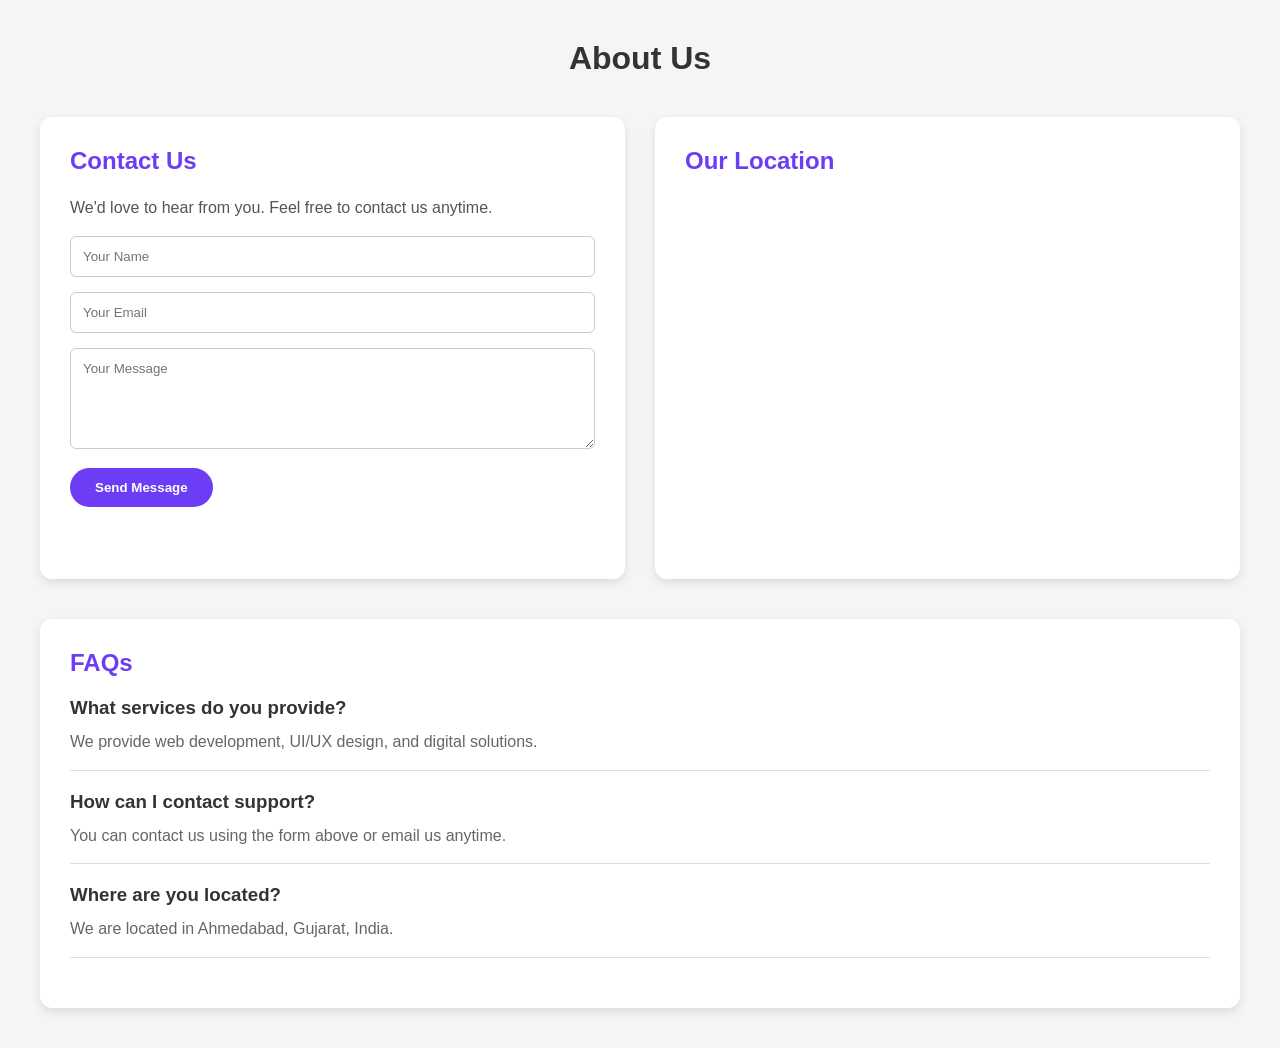
<file: aboutUs.html>
<!DOCTYPE html>
<html lang="en">
<head>
  <meta charset="UTF-8">
  <meta name="viewport" content="width=device-width, initial-scale=1.0">
  <title>About Us</title>

  <style>

    *{
      margin:0;
      padding:0;
      box-sizing:border-box;
      font-family:Arial, sans-serif;
    }

    body{
      background:#f5f5f5;
      padding:40px;
    }

    .container{
      max-width:1200px;
      margin:auto;
    }

    h1{
      text-align:center;
      margin-bottom:40px;
      color:#333;
    }

    /* TOP SECTION */

    .top-section{
      display:flex;
      gap:30px;
      margin-bottom:40px;
      flex-wrap:wrap;
    }

    .contact-box,
    .map-box{
      flex:1;
      min-width:300px;
      background:#fff;
      padding:30px;
      border-radius:12px;
      box-shadow:0 4px 10px rgba(0,0,0,0.1);
    }

    .contact-box h2,
    .map-box h2,
    .faq-section h2{
      margin-bottom:20px;
      color:#6c3df4;
    }

    .contact-box p{
      margin-bottom:15px;
      color:#555;
      line-height:1.6;
    }

    .contact-box input,
    .contact-box textarea{
      width:100%;
      padding:12px;
      margin-bottom:15px;
      border:1px solid #ccc;
      border-radius:6px;
      outline:none;
    }

    .contact-box button{
      background:#6c3df4;
      color:white;
      border:none;
      padding:12px 25px;
      border-radius:25px;
      cursor:pointer;
      font-weight:bold;
    }

    .contact-box button:hover{
      background:#5828e0;
    }

    /* FAQ SECTION */

    .faq-section{
      background:#fff;
      padding:30px;
      border-radius:12px;
      box-shadow:0 4px 10px rgba(0,0,0,0.1);
    }

    .faq{
      margin-bottom:20px;
      border-bottom:1px solid #ddd;
      padding-bottom:15px;
    }

    .faq h3{
      margin-bottom:10px;
      color:#333;
    }

    .faq p{
      color:#666;
      line-height:1.6;
    }

    iframe{
      width:100%;
      height:350px;
      border:none;
      border-radius:10px;
    }

    @media(max-width:768px){

      .top-section{
        flex-direction:column;
      }

    }

  </style>
</head>
<body>

  <div class="container">

    <h1>About Us</h1>

    <!-- TOP SECTION -->

    <div class="top-section">

      <!-- LEFT DIV -->

      <div class="contact-box">

        <h2>Contact Us</h2>

        <p>
          We'd love to hear from you. Feel free to contact us anytime.
        </p>

        <input type="text" placeholder="Your Name">

        <input type="email" placeholder="Your Email">

        <textarea rows="5" placeholder="Your Message"></textarea>

        <button>Send Message</button>

      </div>

      <!-- RIGHT DIV -->

      <div class="map-box">

        <h2>Our Location</h2>

        <iframe 
          src="https://www.google.com/maps/embed?pb=!1m18!1m12!1m3!1d117490.61722751374!2d72.45806595000001!3d23.0204974!2m3!1f0!2f0!3f0!3m2!1i1024!2i768!4f13.1!3m3!1m2!1s0x395e84f51c8a1c2d%3A0x7d8df5fcb918f0a!2sAhmedabad%2C%20Gujarat!5e0!3m2!1sen!2sin!4v1710000000000!5m2!1sen!2sin"
          allowfullscreen=""
          loading="lazy">
        </iframe>

      </div>

    </div>

    <!-- FAQ SECTION -->

    <div class="faq-section">

      <h2>FAQs</h2>

      <div class="faq">
        <h3>What services do you provide?</h3>
        <p>
          We provide web development, UI/UX design, and digital solutions.
        </p>
      </div>

      <div class="faq">
        <h3>How can I contact support?</h3>
        <p>
          You can contact us using the form above or email us anytime.
        </p>
      </div>

      <div class="faq">
        <h3>Where are you located?</h3>
        <p>
          We are located in Ahmedabad, Gujarat, India.
        </p>
      </div>

    </div>

  </div>

</body>
</html>
</file>
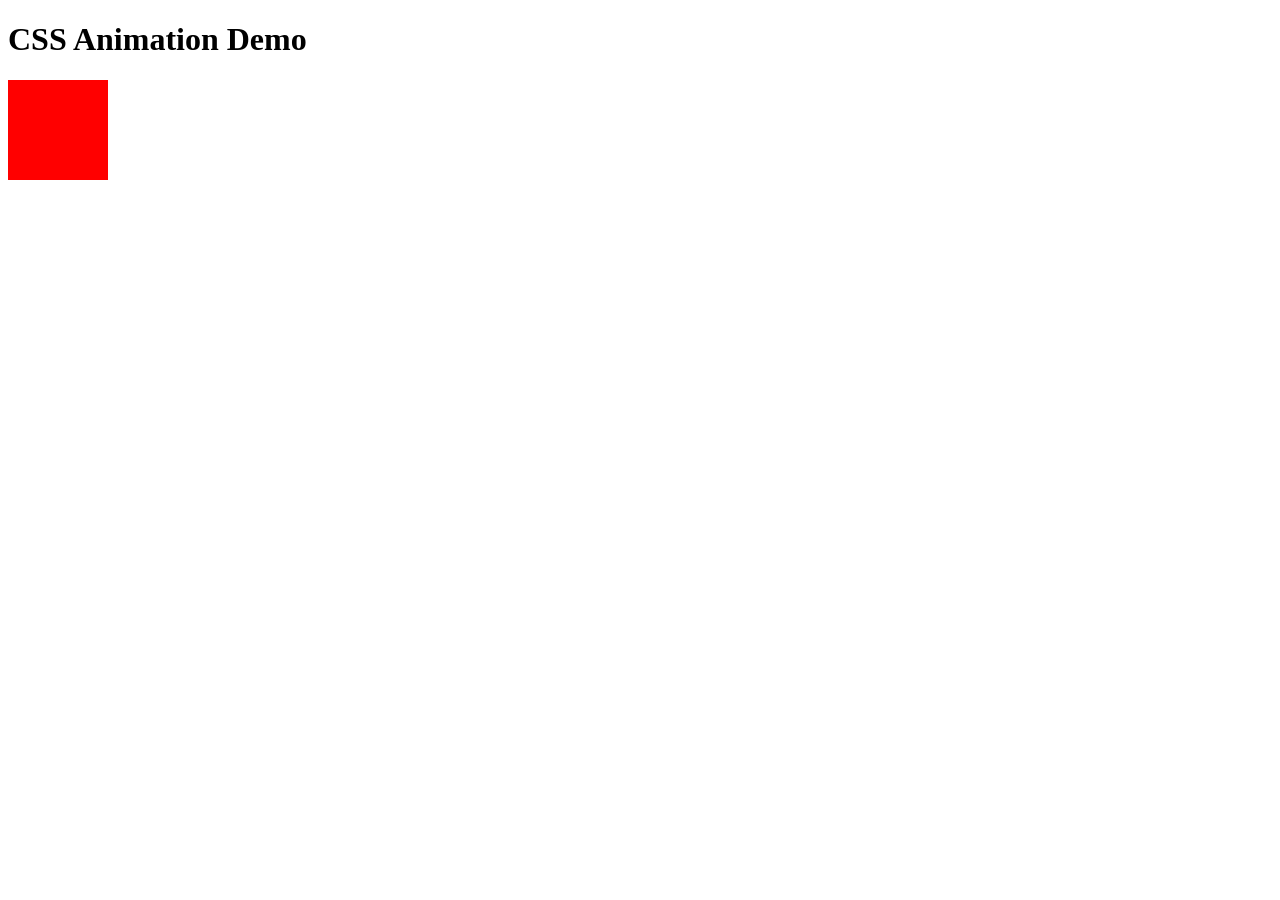
<file: animation.html>
<!DOCTYPE html>
<html>
<head>
<style>

  @keyframes slideAndColor {
    0% {background-color: red; left: 0px; top: 0px;}
    25% {background-color: yellow; left: 200px; top: 0px;}
    50% {background-color: blue; left: 200px; top: 100px;}
    75% {background-color: green; left: 0px; top: 100px;}
    100% {background-color: red; left: 0px; top: 0px;}
  }

  .animated-box {
    width: 100px;   
    height: 100px;
    background-color: red;
    position: relative;
    animation-name: slideAndColor;
    animation-duration: 4s; 
    animation-iteration-count: infinite; 
  }
</style>
</head>
<body>

<h1>CSS Animation Demo</h1>
<div class="animated-box"></div>

</body>
</html>
</file>
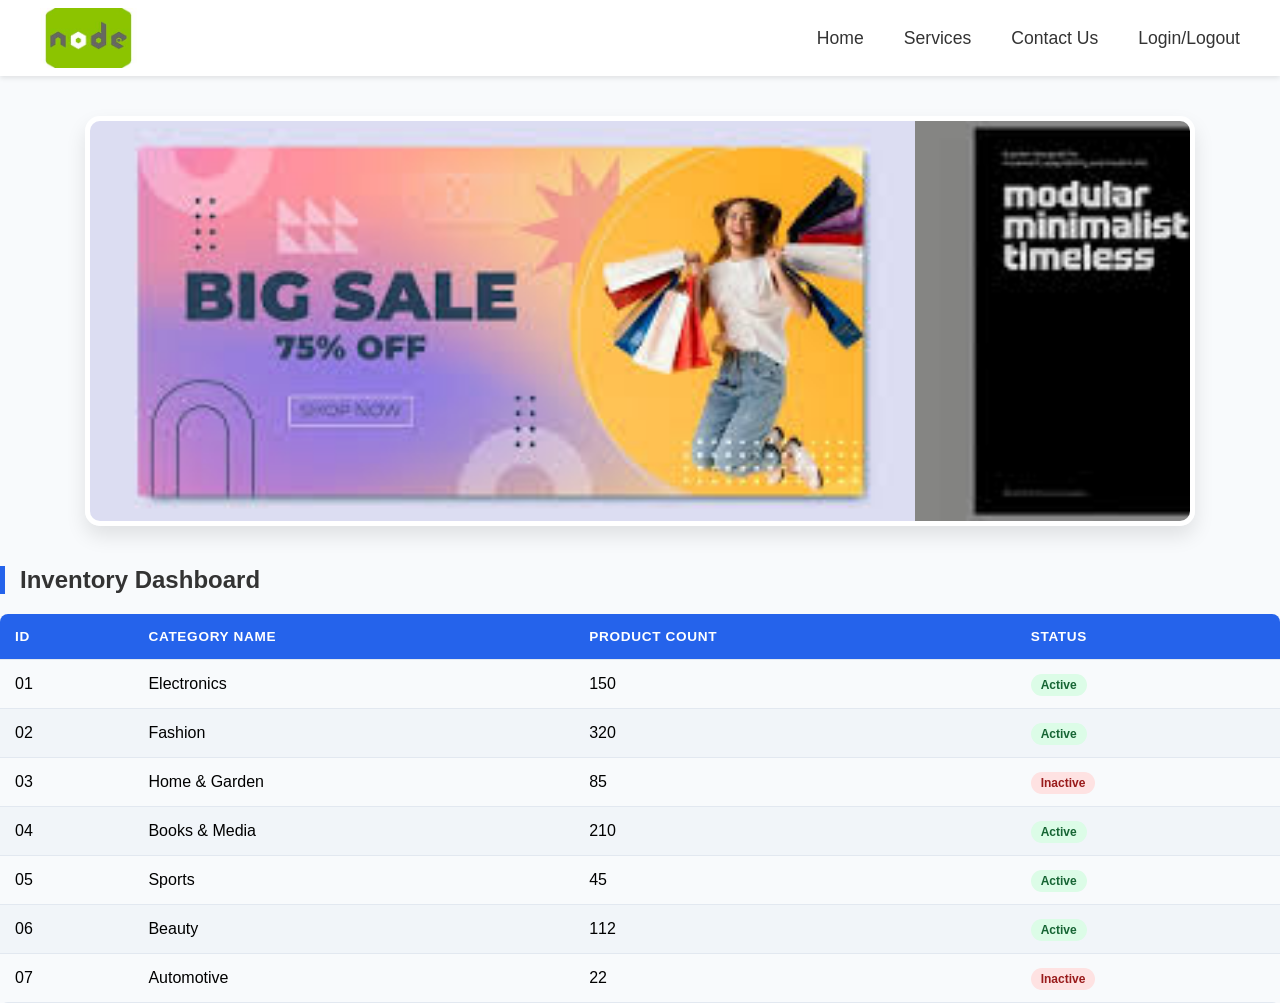
<file: DAY2.html>
<!DOCTYPE html>
<html lang="en">
<head>
    <meta charset="UTF-8">
    <meta name="viewport" content="width=device-width, initial-scale=1.0">
    <title>My First WebPage</title>
    <style>

 :root {
            --primary-color: #2563eb;
            --bg-gray: #f8fafc;
            --accent-dark: rgb(87, 4, 4);
        }

        body {
            margin: 0;
            padding: 0;
            background-color: var(--bg-gray);
            font-family: 'Segoe UI', Tahoma, Geneva, Verdana, sans-serif;
        }

        header {
            background-color: #ffffff;
            box-shadow: 0 2px 5px rgba(0, 0, 0, 0.1);
            padding: 0.5rem 2rem;
        }

        nav {       
            display: flex;
            align-items: center; 
            justify-content: space-between;
            max-width: 1200px;
            margin: 0 auto;
        }

        .logo {
            height: 60px; 
            width: auto;
        }

        .nav-links {
            display: flex;
            gap: 40px;
        }

        nav a {
            text-decoration: none;
            color: #333;
            font-weight: 500;
            font-size: 1.1rem;
            transition: color 0.3s;
        }

        nav a:hover {
            color: var(--accent-dark); 
            font-weight: bold;
        }
       
        /* SLIDER SECTION */
        .slider-container {
            width: 1100px;
            height: 400px;
            overflow: hidden;
            margin: 40px auto;
            border: 5px solid #fff;
            box-shadow: 0 10px 20px rgba(0,0,0,0.1);
            border-radius: 15px;
        }

        .slider-wrapper {
            display: flex;
            width: 300%; /* Space for 3 images */
            animation: slide 12s infinite ease-in-out;
        }

        .slider-wrapper img {
            width: 1100px;
            height: 400px;
            object-fit: cover;
        }

        @keyframes slide {
            0%, 25% { transform: translateX(0); }
            33%, 58% { transform: translateX(-1100px); } /* Match container width */
            66%, 91% { transform: translateX(-2200px); }
            100% { transform: translateX(0); }
        }

        /* TABLE SECTION */
        .content-section {
            max-width: 1100px;
            margin: 40px auto;
            padding: 20px;
            background: white;
            border-radius: 12px;
            box-shadow: 0 4px 6px rgba(0,0,0,0.05);
        }

        h2 {
            color: #333;
            border-left: 5px solid var(--primary-color);
            padding-left: 15px;
            margin-bottom: 20px;
        }

        table {
            width: 100%;
            border-collapse: collapse;
            overflow: hidden;
            border-radius: 8px;
        }

        th, td {
            padding: 15px;
            text-align: left;
            border-bottom: 1px solid #e2e8f0;
        }

        th {
            background-color: var(--primary-color);
            color: white;
            text-transform: uppercase;
            font-size: 0.85rem;
            letter-spacing: 0.05em;
        }

        tr:nth-child(even) { background-color: #f1f5f9; }
        tr:hover { background-color: #e0e7ff; transition: 0.3s; }

        /* Status Badges */
        .status {
            padding: 4px 10px;
            border-radius: 20px;
            font-size: 0.75rem;
            font-weight: bold;
        }
        .active { background-color: #dcfce7; color: #166534; }
        .inactive { background-color: #fee2e2; color: #991b1b; }

    </style>
</head>
<body>
    <header>
        <nav>
        <img src="[data-uri]" alt="" class="logo">  
            <div class="nav-links">
                <a href="#">Home</a>
                <a href="#s">Services</a>
                <a href="#cs">Contact Us</a>                
                <a href="#">Login/Logout</a>

            </div>
        </nav>
    </header>
    <div class="slider-container">
  <div class="slider-wrapper">
    <img src="[data-uri]" alt="Slide 1">
    <img src="[data-uri]" alt="Slide 2">
    <img src="[data-uri]" alt="Slide 3">

     <img src="[data-uri]" alt="Slide 1">
   

  </div>
    </div>
  
<h2>Inventory Dashboard</h2>

<table>
  <thead>
    <tr>
      <th>ID</th>
      <th>Category Name</th>
      <th>Product Count</th>
      <th>Status</th>
    </tr>
  </thead>
  <tbody>
    <tr>
      <td>01</td>
      <td>Electronics</td>
      <td>150</td>
      <td><span class="status active">Active</span></td>
    </tr>
    <tr>
      <td>02</td>
      <td>Fashion</td>
      <td>320</td>
      <td><span class="status active">Active</span></td>
    </tr>
    <tr>
      <td>03</td>
      <td>Home & Garden</td>
      <td>85</td>
      <td><span class="status inactive">Inactive</span></td>
    </tr>
    <tr>
      <td>04</td>
      <td>Books & Media</td>
      <td>210</td>
      <td><span class="status active">Active</span></td>
    </tr>
    <tr>
      <td>05</td>
      <td>Sports</td>
      <td>45</td>
      <td><span class="status active">Active</span></td>
    </tr>
    <tr>
      <td>06</td>
      <td>Beauty</td>
      <td>112</td>
      <td><span class="status active">Active</span></td>
    </tr>
    <tr>
      <td>07</td>
      <td>Automotive</td>
      <td>22</td>
      <td><span class="status inactive">Inactive</span></td>
    </tr>
  </tbody>
</table>
</body>
</html>
</file>
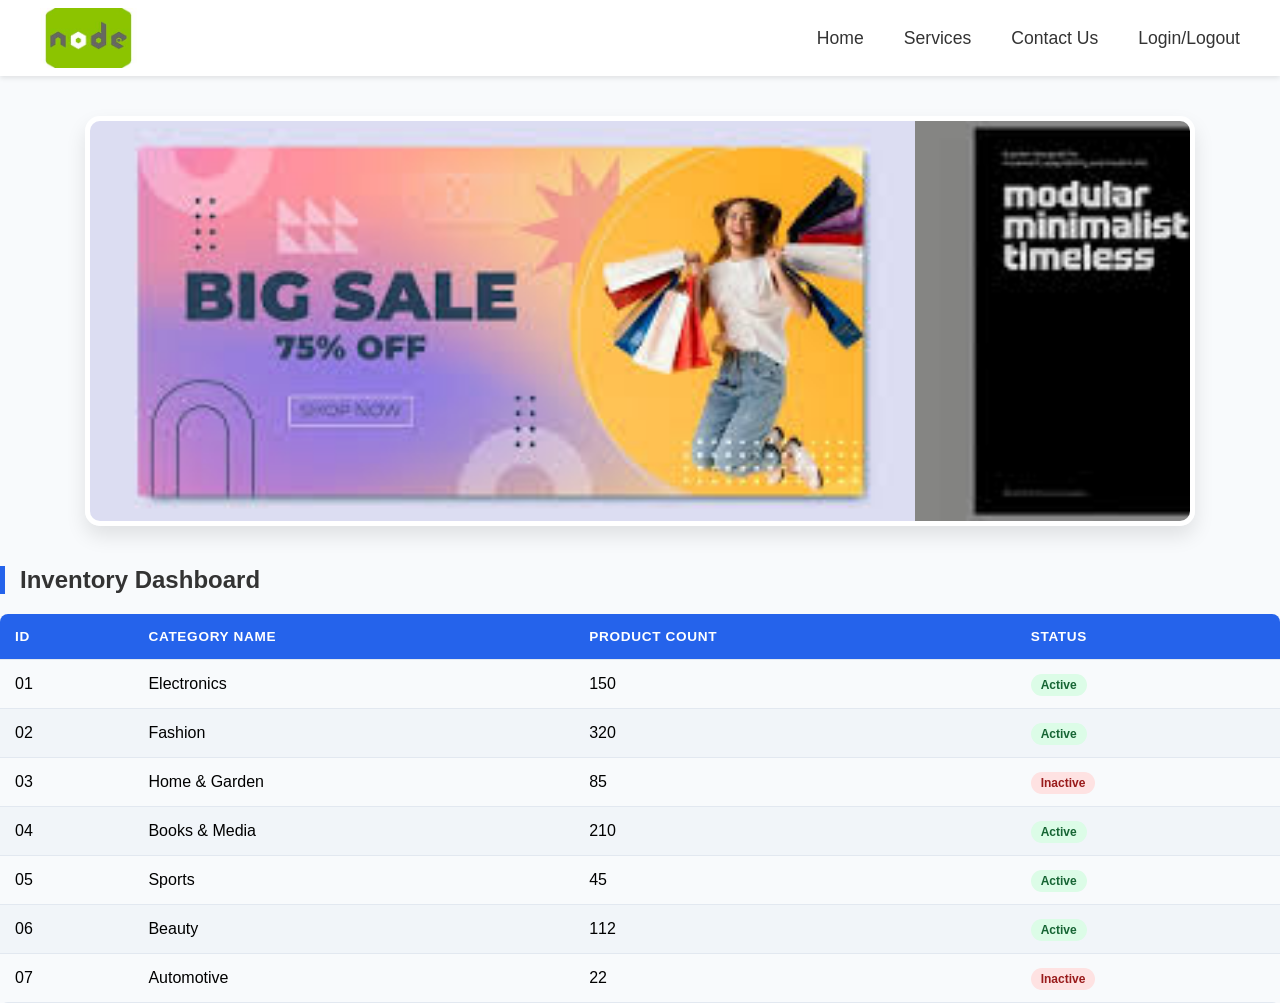
<file: day2.html>
<!DOCTYPE html>
<html lang="en">
<head>
    <meta charset="UTF-8">
    <meta name="viewport" content="width=device-width, initial-scale=1.0">
    <title>My First WebPage</title>
    <style>

 :root {
            --primary-color: #2563eb;
            --bg-gray: #f8fafc;
            --accent-dark: rgb(87, 4, 4);
        }

        body {
            margin: 0;
            padding: 0;
            background-color: var(--bg-gray);
            font-family: 'Segoe UI', Tahoma, Geneva, Verdana, sans-serif;
        }

        header {
            background-color: #ffffff;
            box-shadow: 0 2px 5px rgba(0, 0, 0, 0.1);
            padding: 0.5rem 2rem;
        }

        nav {       
            display: flex;
            align-items: center; 
            justify-content: space-between;
            max-width: 1200px;
            margin: 0 auto;
        }

        .logo {
            height: 60px; 
            width: auto;
        }

        .nav-links {
            display: flex;
            gap: 40px;
        }

        nav a {
            text-decoration: none;
            color: #333;
            font-weight: 500;
            font-size: 1.1rem;
            transition: color 0.3s;
        }

        nav a:hover {
            color: var(--accent-dark); 
            font-weight: bold;
        }
       
        /* SLIDER SECTION */
        .slider-container {
            width: 1100px;
            height: 400px;
            overflow: hidden;
            margin: 40px auto;
            border: 5px solid #fff;
            box-shadow: 0 10px 20px rgba(0,0,0,0.1);
            border-radius: 15px;
        }

        .slider-wrapper {
            display: flex;
            width: 300%; /* Space for 3 images */
            animation: slide 12s infinite ease-in-out;
        }

        .slider-wrapper img {
            width: 1100px;
            height: 400px;
            object-fit: cover;
        }

        @keyframes slide {
            0%, 25% { transform: translateX(0); }
            33%, 58% { transform: translateX(-1100px); } /* Match container width */
            66%, 91% { transform: translateX(-2200px); }
            100% { transform: translateX(0); }
        }

        /* TABLE SECTION */
        .content-section {
            max-width: 1100px;
            margin: 40px auto;
            padding: 20px;
            background: white;
            border-radius: 12px;
            box-shadow: 0 4px 6px rgba(0,0,0,0.05);
        }

        h2 {
            color: #333;
            border-left: 5px solid var(--primary-color);
            padding-left: 15px;
            margin-bottom: 20px;
        }
        
        table {
            width: 100%;
            border-collapse: collapse;
            overflow: hidden;
            border-radius: 8px;
        }

        th, td {
            padding: 15px;
            text-align: left;
            border-bottom: 1px solid #e2e8f0;
        }

        th {
            background-color: var(--primary-color);
            color: white;
            text-transform: uppercase;
            font-size: 0.85rem;
            letter-spacing: 0.05em;
        }

        tr:nth-child(even) { background-color: #f1f5f9; }
        tr:hover { background-color: #e0e7ff; transition: 0.3s; }

        /* Status Badges */
        .status {
            padding: 4px 10px;
            border-radius: 20px;
            font-size: 0.75rem;
            font-weight: bold;
        }
        .active { background-color: #dcfce7; color: #166534; }
        .inactive { background-color: #fee2e2; color: #991b1b; }

    </style>
</head>
<body>
    <header>
        <nav>
        <img src="[data-uri]" alt="" class="logo">  
            <div class="nav-links">
                <a href="#">Home</a>
                <a href="#">Services</a>
                <a href="#">Contact Us</a>                
                <a href="#">Login/Logout</a>

            </div>
        </nav>
    </header>
    <div class="slider-container">
  <div class="slider-wrapper">
    <img src="[data-uri]" alt="Slide 1">
    <img src="[data-uri]" alt="Slide 2">
    <img src="[data-uri]" alt="Slide 3">

     <img src="[data-uri]" alt="Slide 1">
   

  </div>
    </div>
  
<h2>Inventory Dashboard</h2>

<table>
  <thead>
    <tr>
      <th>ID</th>
      <th>Category Name</th>
      <th>Product Count</th>
      <th>Status</th>
    </tr>
  </thead>
  <tbody>
    <tr>
      <td>01</td>
      <td>Electronics</td>
      <td>150</td>
      <td><span class="status active">Active</span></td>
    </tr>
    <tr>
      <td>02</td>
      <td>Fashion</td>
      <td>320</td>
      <td><span class="status active">Active</span></td>
    </tr>
    <tr>
      <td>03</td>
      <td>Home & Garden</td>
      <td>85</td>
      <td><span class="status inactive">Inactive</span></td>
    </tr>
    <tr>
      <td>04</td>
      <td>Books & Media</td>
      <td>210</td>
      <td><span class="status active">Active</span></td>
    </tr>
    <tr>
      <td>05</td>
      <td>Sports</td>
      <td>45</td>
      <td><span class="status active">Active</span></td>
    </tr>
    <tr>
      <td>06</td>
      <td>Beauty</td>
      <td>112</td>
      <td><span class="status active">Active</span></td>
    </tr>
    <tr>
      <td>07</td>
      <td>Automotive</td>
      <td>22</td>
      <td><span class="status inactive">Inactive</span></td>
    </tr>
  </tbody>
</table>
</body>
</html>
</file>
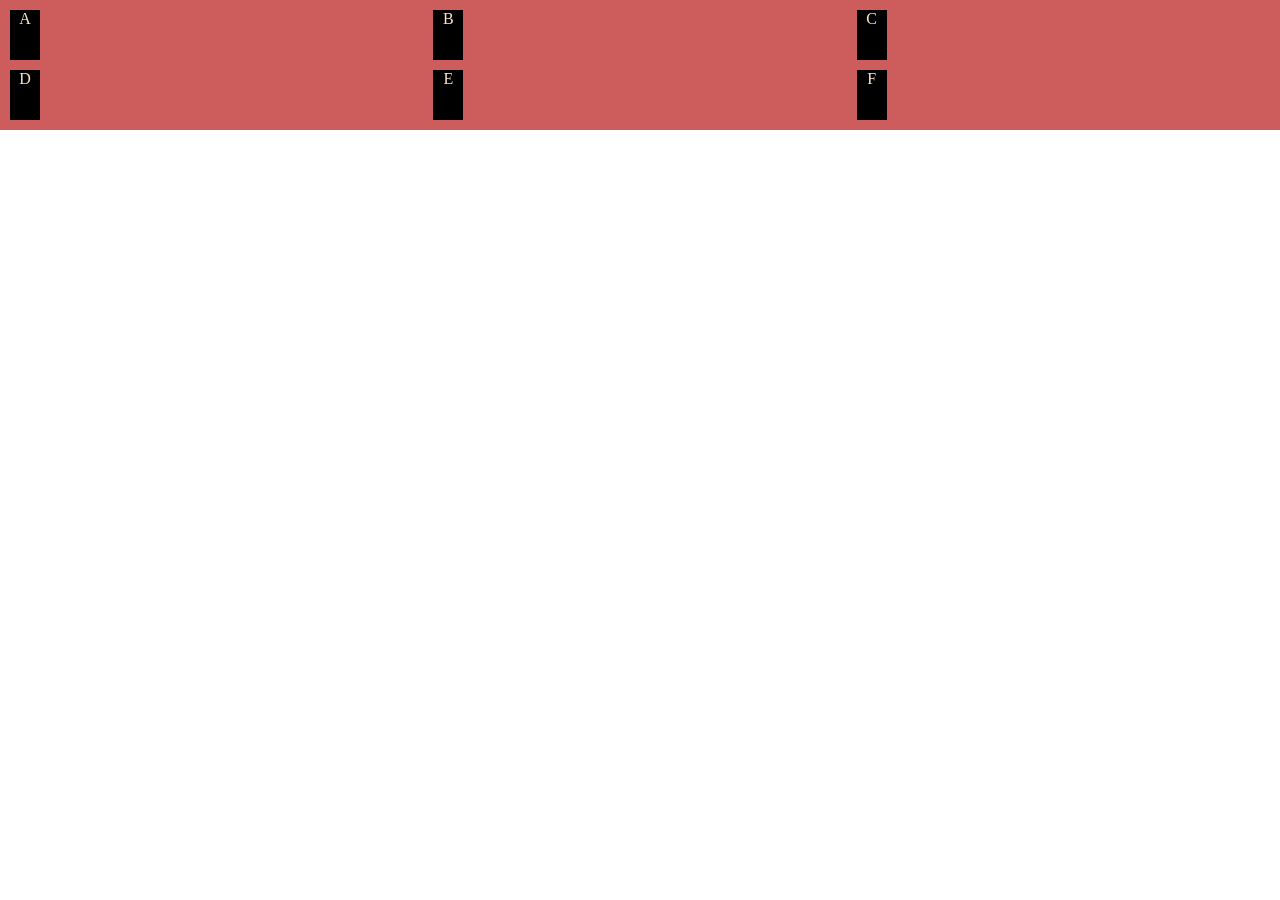
<file: grid.html>
<!-- w,a,p  for inline ,internal and external css using the basic property --
w.a.p to perform animation effect using transform property in css
w,a,p for grid layout using css   -->



<!DOCTYPE html>
<html lang="en">

<head>
    <meta charset="UTF-8">
    <meta name="viewport" content="width=device-width, initial-scale=1.0">
    <title>grid demo</title>
    <style>
        * {
            padding: 0;
            margin: 0;
            box-sizing: border-box;
        }

        .parent {
            display: grid;
            gap: 10px;
            grid-template-columns: auto auto auto;
            background-color:indianred;
            padding: 10px;

       
        }

        .child {
            height: 50px;
            width: 30px;
            background-color: black;
            color: bisque;
            text-align: center;
          
    }
    </style>
</head>

<body>
    <div class="parent">
        <div class="child">A</div>
        <div class="child">B</div>
        <div class="child">C</div>
        <div class="child">D</div>
        <div class="child">E</div>
        <div class="child">F</div>
        
    </div>
</body>

</html>
</file>
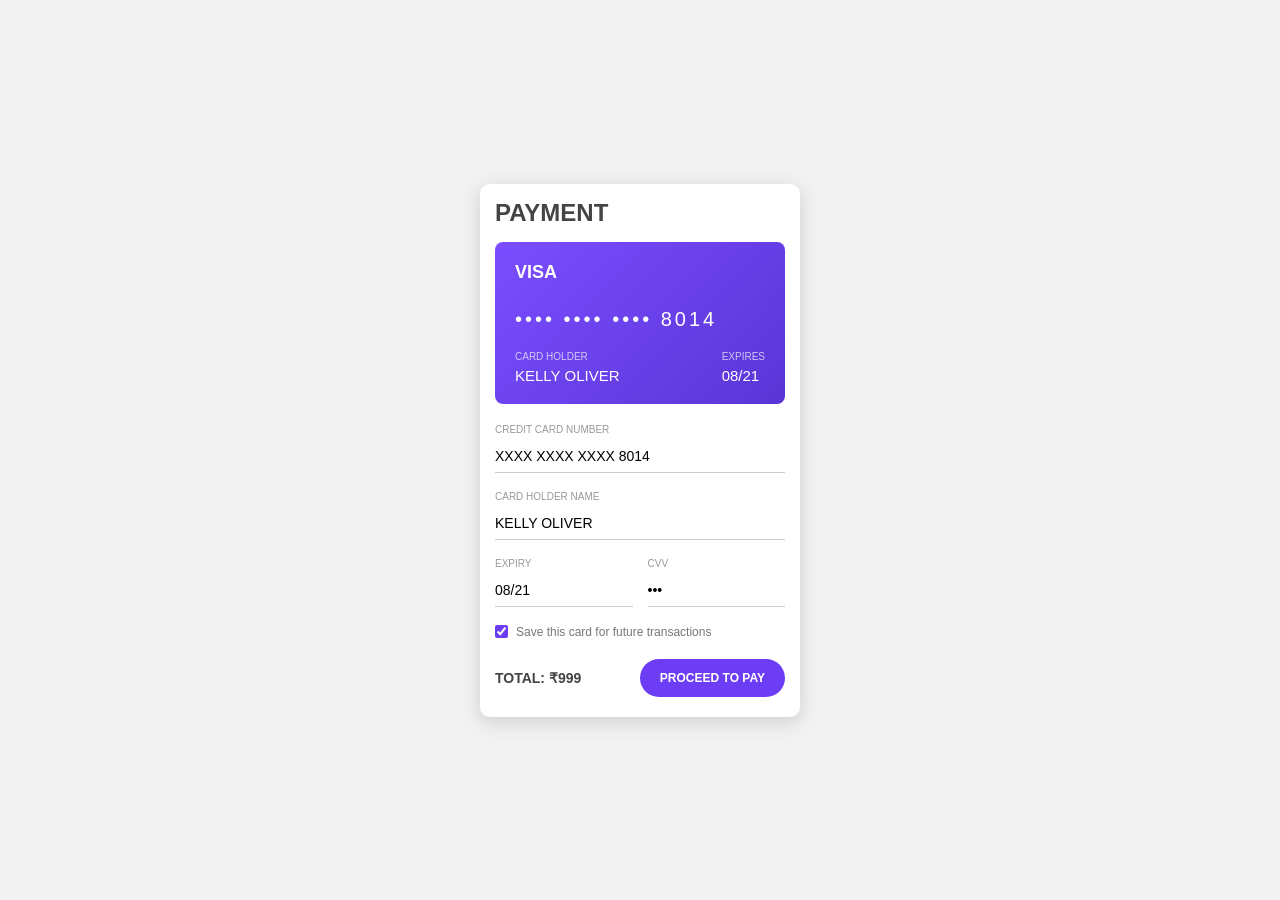
<file: paymentGetway.html>
<!DOCTYPE html>
<html lang="en">
<head>
  <meta charset="UTF-8" />
  <meta name="viewport" content="width=device-width, initial-scale=1.0"/>
  <title>Payment Card UI</title>

  <style>
    *{
      margin:0;
      padding:0;
      box-sizing:border-box;
      font-family: Arial, sans-serif;
    }

    body{
      height:100vh;
      display:flex;
      justify-content:center;
      align-items:center;
      background:#f2f2f2;
    }

    .payment-box{
      width:320px;
      background:#fff;
      border-radius:10px;
      overflow:hidden;
      box-shadow:0 5px 20px rgba(0,0,0,0.15);
    }

    .title{
      padding:15px;
      font-size:24px;
      font-weight:bold;
      color:#444;
    }

    .card{
      margin:0 15px;
      padding:20px;
      border-radius:8px;
      background:linear-gradient(135deg,#7b4dff,#5a35d6);
      color:#fff;
      position:relative;
    }

    .visa{
      font-weight:bold;
      font-size:18px;
      margin-bottom:25px;
    }

    .dots{
      letter-spacing:3px;
      font-size:20px;
      margin-bottom:20px;
    }

    .card-bottom{
      display:flex;
      justify-content:space-between;
      align-items:flex-end;
      font-size:12px;
    }

    .label{
      opacity:0.7;
      font-size:10px;
      margin-bottom:3px;
    }

    .name{
      font-size:15px;
      margin-top:5px;
    }

    .form{
      padding:20px 15px;
    }

    .input-group{
      margin-bottom:18px;
    }

    .input-group label{
      display:block;
      font-size:10px;
      color:#999;
      margin-bottom:5px;
      text-transform:uppercase;
    }

    .input-group input{
      width:100%;
      border:none;
      border-bottom:1px solid #ccc;
      padding:8px 0;
      outline:none;
      font-size:14px;
    }

    .row{
      display:flex;
      gap:15px;
    }

    .checkbox{
      display:flex;
      align-items:center;
      font-size:12px;
      color:#777;
      margin-bottom:20px;
    }

    .checkbox input{
      margin-right:8px;
      accent-color:#6c3df4;
    }

    .footer{
      display:flex;
      justify-content:space-between;
      align-items:center;
    }

    .total{
      font-size:14px;
      font-weight:bold;
      color:#444;
    }

    .btn{
      background:#6c3df4;
      color:#fff;
      border:none;
      padding:12px 20px;
      border-radius:20px;
      cursor:pointer;
      font-size:12px;
      font-weight:bold;
    }

    .btn:hover{
      background:#5b2fe0;
    }
  </style>
</head>
<body>

  <div class="payment-box">

    <div class="title">PAYMENT</div>

    <div class="card">
      <div class="visa">VISA</div>

      <div class="dots">•••• •••• •••• 8014</div>

      <div class="card-bottom">
        <div>
          <div class="label">CARD HOLDER</div>
          <div class="name">KELLY OLIVER</div>
        </div>

        <div>
          <div class="label">EXPIRES</div>
          <div class="name">08/21</div>
        </div>
      </div>
    </div>

    <div class="form">

      <div class="input-group">
        <label>Credit Card Number</label>
        <input type="text" value="XXXX XXXX XXXX 8014">
      </div>

      <div class="input-group">
        <label>Card Holder Name</label>
        <input type="text" value="KELLY OLIVER">
      </div>

      <div class="row">
        <div class="input-group">
          <label>Expiry</label>
          <input type="text" value="08/21">
        </div>

        <div class="input-group">
          <label>CVV</label>
          <input type="password" value="123">
        </div>
      </div>

      <div class="checkbox">
        <input type="checkbox" checked>
        Save this card for future transactions
      </div>

      <div class="footer">
        <div class="total">TOTAL: ₹999</div>

        <button class="btn" onclick="f1()">PROCEED TO PAY</button>
      </div>

    </div>

  </div>

</body>
<script>
  function f1(){
    alert("done!    ");
       window.location.href = "index.html";
  }
</script>
</html>
</file>
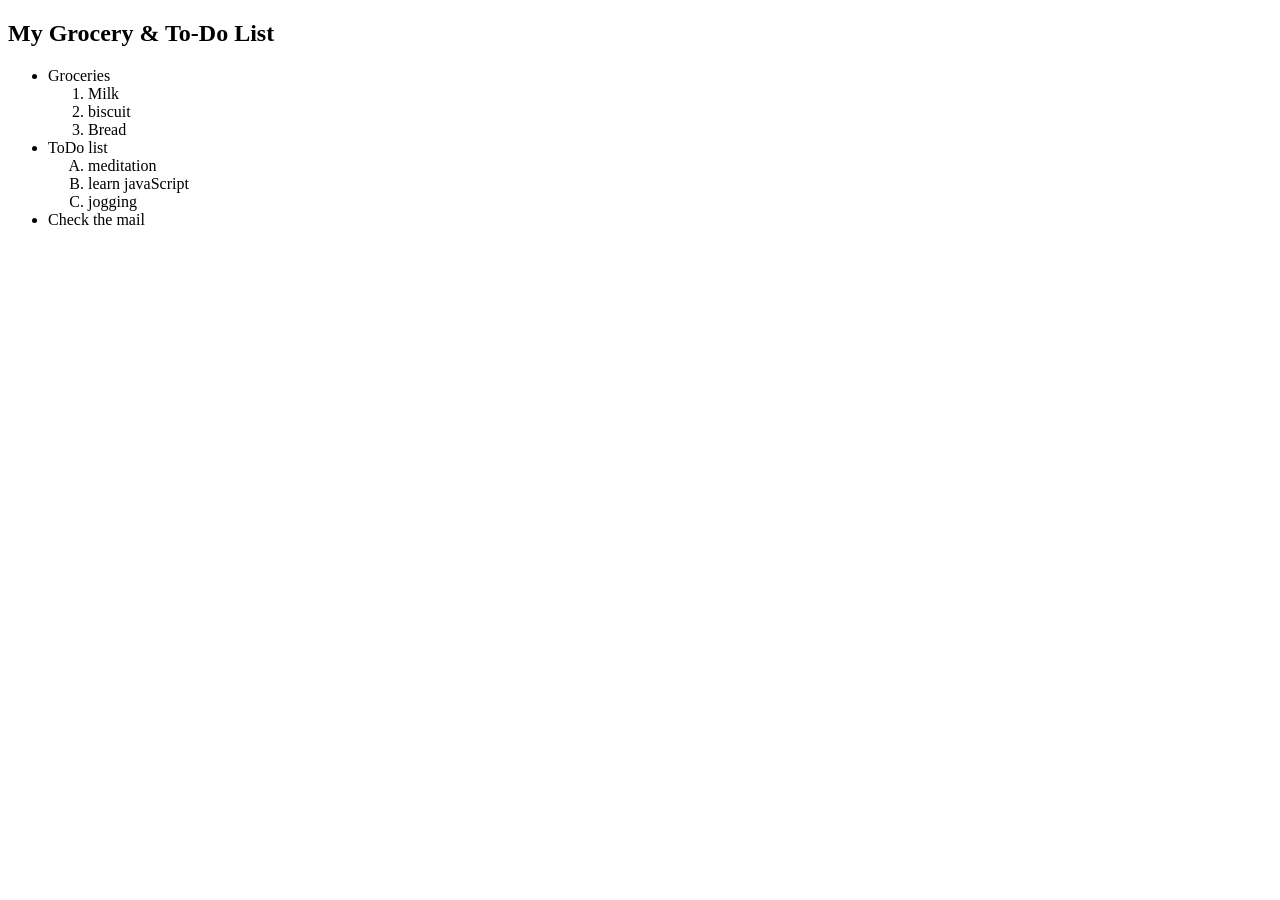
<file: practical1.html>
<!DOCTYPE html>
<html>
<body>

  <h2>My Grocery & To-Do List</h2>

  
  <ul>
    <li>
      Groceries

      <ol>
        <li>Milk</li>
        <li>biscuit</li>
        <li>Bread</li>
      </ol>
    </li>

    <li>
      ToDo list
    
      <ol type="A">
        <li>meditation</li>
        <li>learn javaScript</li>
        <li>jogging</li>
      </ol>
    </li>
    
    <li>Check the mail</li>
  </ul>

</body>
</html>
</file>
